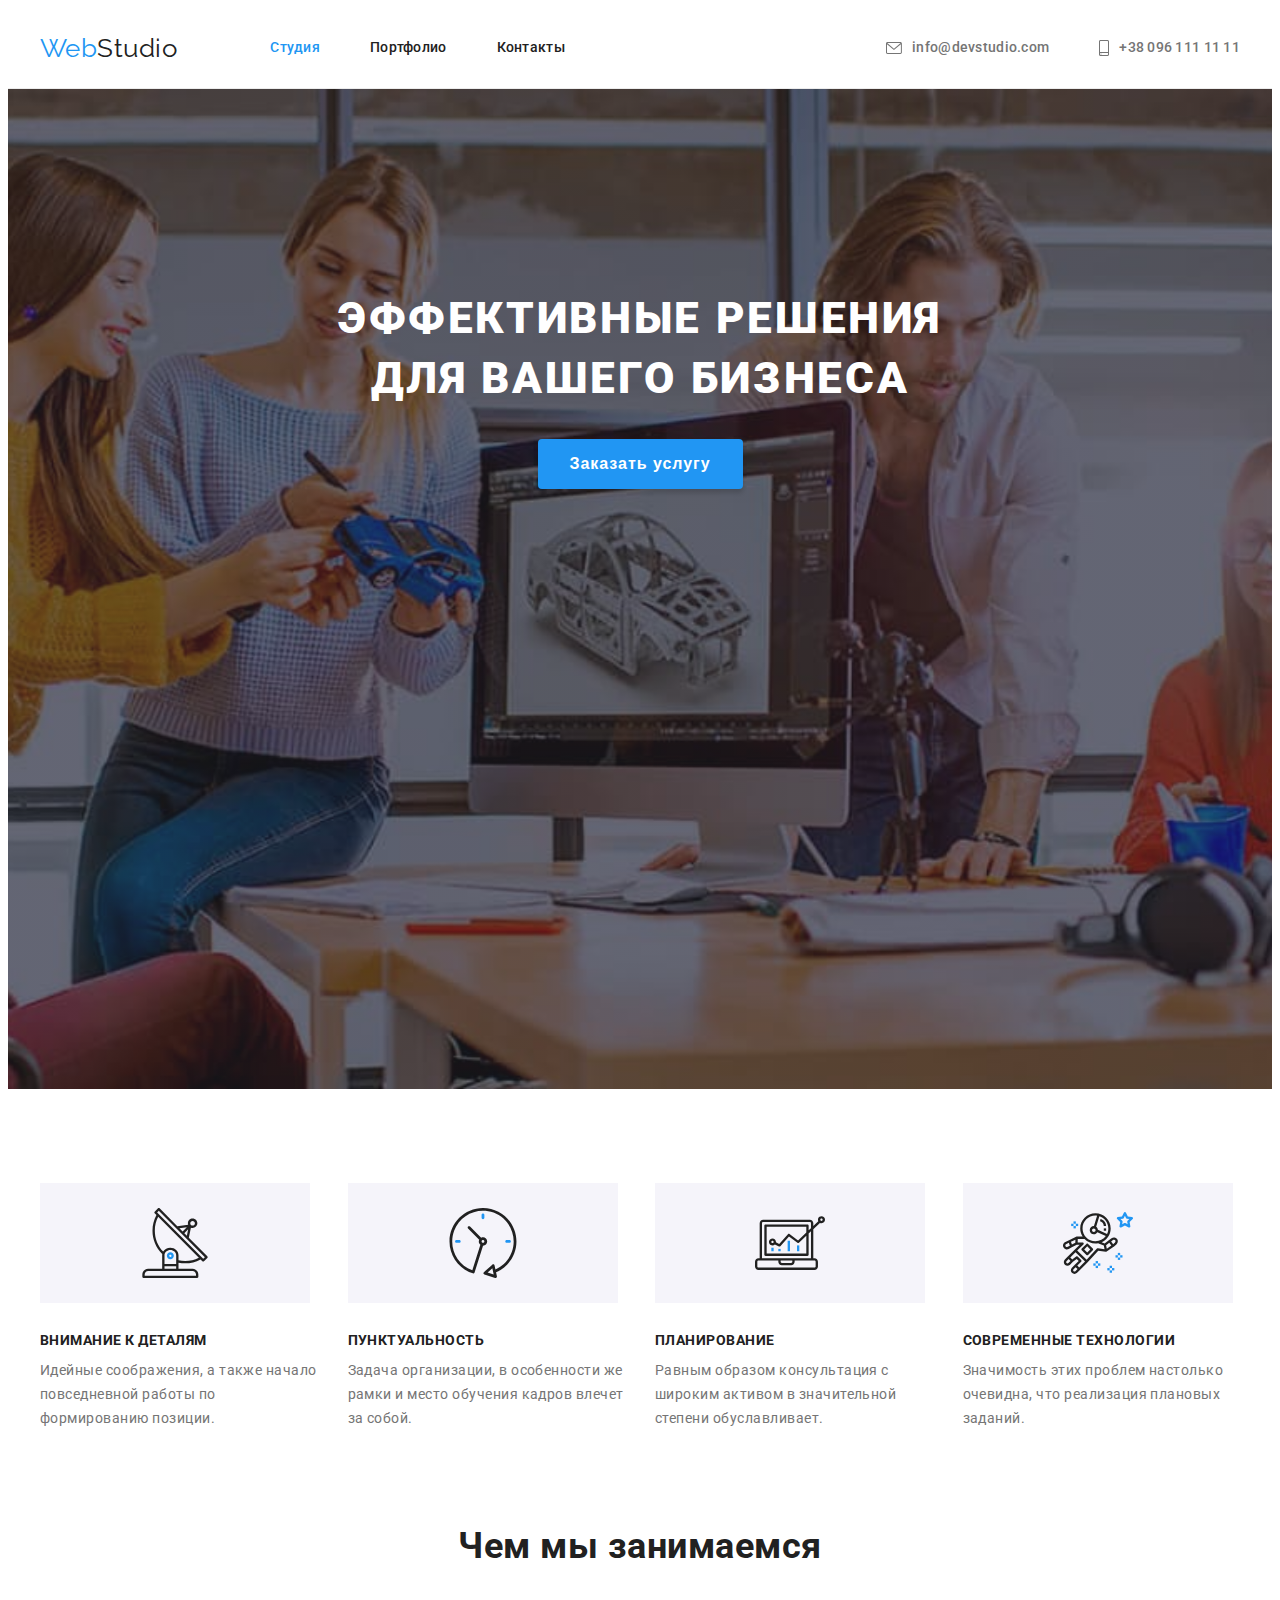
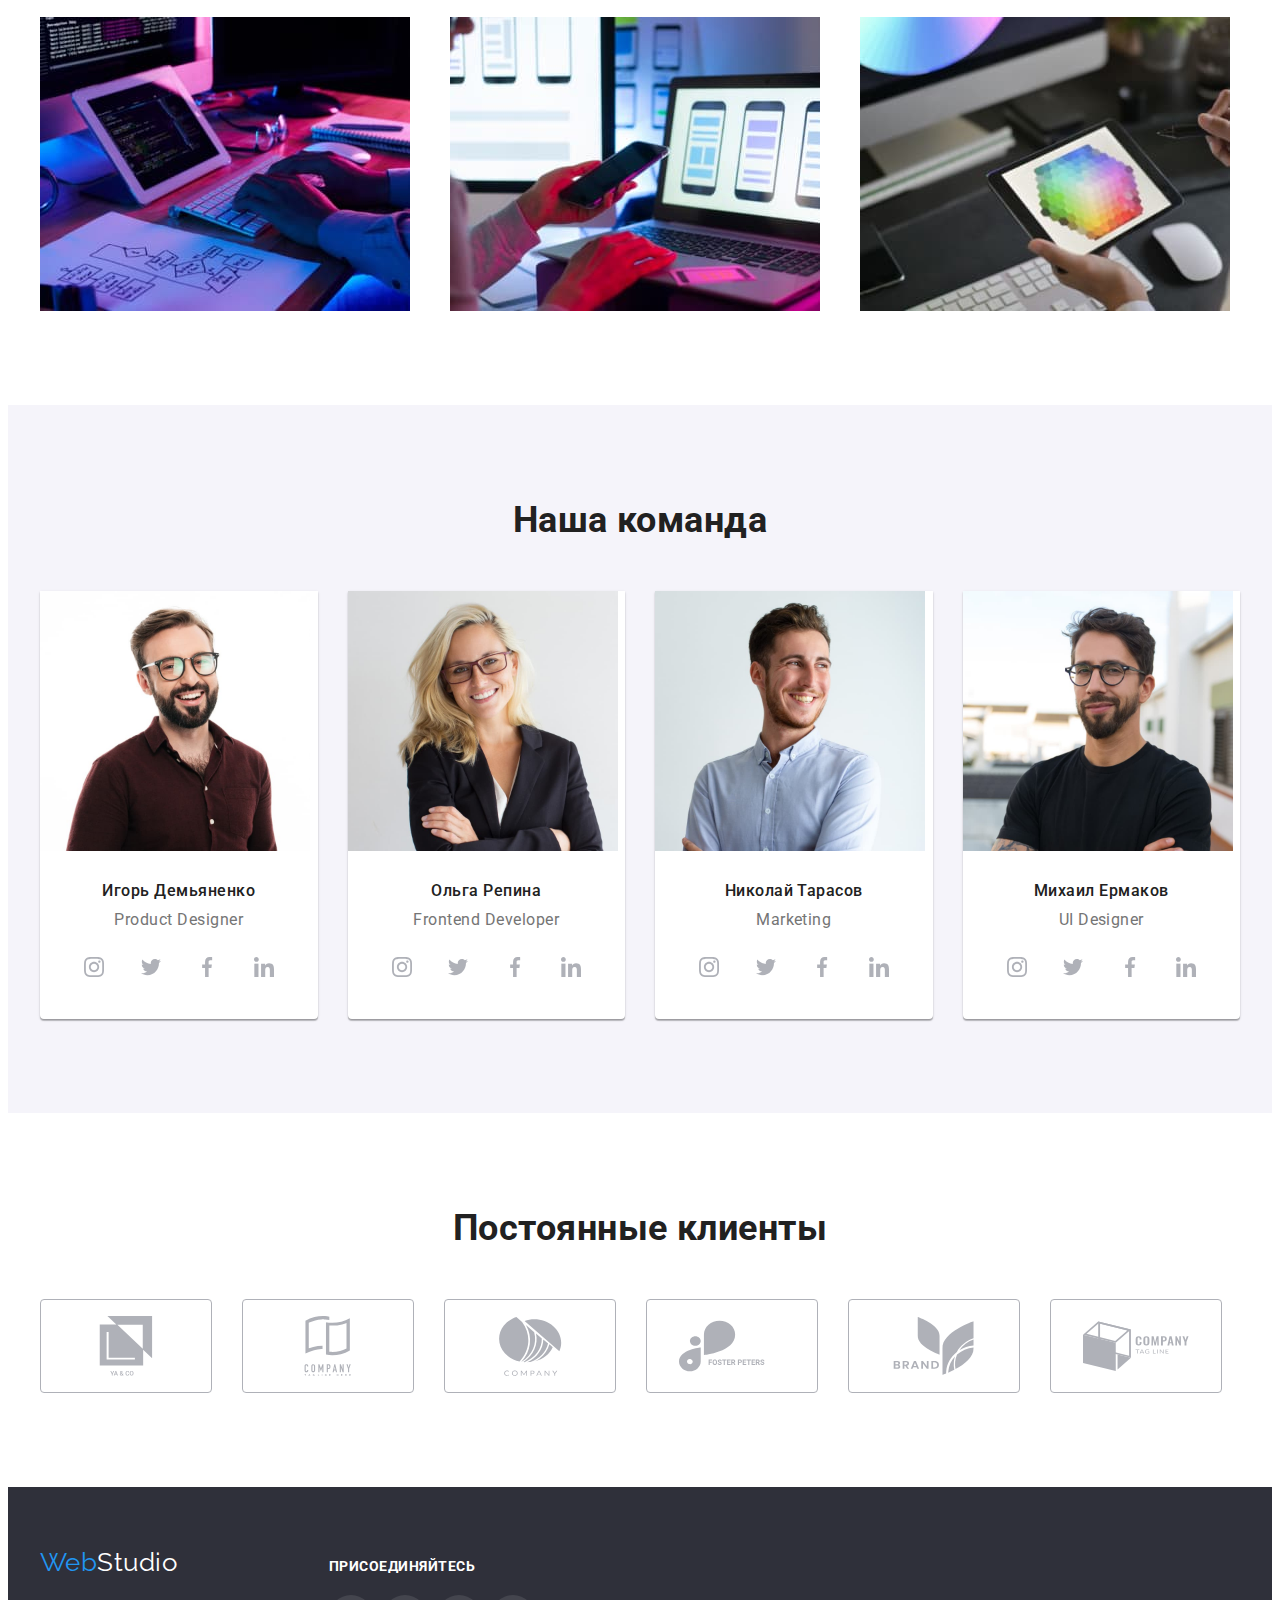
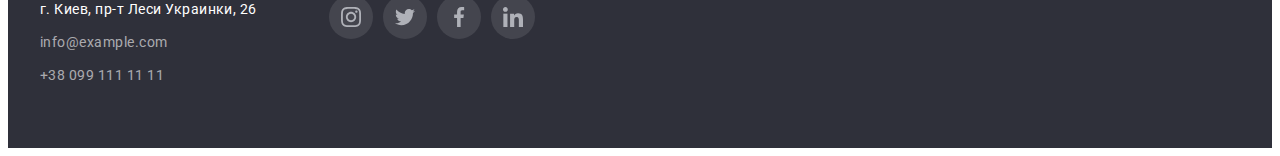
<file: index.html>
<!DOCTYPE html>
<html lang="ru">
<head>
    <meta charset="UTF-8">
    <meta http-equiv="X-UA-Compatible" content="IE=edge">
    <meta name="viewport" content="width=device-width, initial-scale=1.0">
    <title>WebStudio</title>
    <link rel="preconnect" href="https://fonts.googleapis.com">
    <link rel="preconnect" href="https://fonts.gstatic.com" crossorigin>
    <link href="https://fonts.googleapis.com/css2?family=Raleway:wght@700&family=Roboto:wght@400;500;700;900&display=swap"
        rel="stylesheet">
    <link rel="stylesheet" href="https://cdnjs.cloudflare.com/ajax/libs/modern-normalize/1.1.0/modern-normalize.min.css"
        integrity="sha512-wpPYUAdjBVSE4KJnH1VR1HeZfpl1ub8YT/NKx4PuQ5NmX2tKuGu6U/JRp5y+Y8XG2tV+wKQpNHVUX03MfMFn9Q=="
        crossorigin="anonymous" referrerpolicy="no-referrer" />
    <link rel="stylesheet" href="./css/styles.css">
</head>
<body>
<header class="page-header">
    <div class="header-container container">
        <a class="logo" href="./index.html" lang="en"><span class="logo-web">Web</span>Studio</a>
        <nav class="nav-main">
            <ul class="nav-list list">
                <li class="nav-list-item"><a href="./index.html" class="nav-link current">Студия</a></li>
                <li class="nav-list-item"><a href="./portfolio.html" class="nav-link">Портфолио</a></li>
                <li class="nav-list-item"><a href="#contacts" class="nav-link">Контакты</a></li>
            </ul>
        </nav>
        <ul class="contact-list list">
            <li class="contact-list-item">
                <a class="contact-link header" href="mailto:info@devstudio.com">
                    <svg class="contact-icon" width="16" height="12">
                        <use href="./img/sprite.svg#icon-email"></use>
                    </svg>
                    info@devstudio.com
                </a>
            </li>

            <li class="contact-list-item">
                <a class="contact-link header" href="tel:+380961111111">
                    <svg class="contact-icon" width="10" height="16">
                        <use href="./img/sprite.svg#icon-smartphone"></use>
                    </svg>
                    +38 096 111 11 11
                </a>
            </li>
        </ul>
    </div>
    </header>

<main>
    <!--Герой-->
    <section class="hero">
        <h1 class="hero-title">Эффективные решения для вашего бизнеса</h1>
        <button class="button primary" type="button">Заказать услугу</button>
    </section>
    
    <!--Особенности-->
    <section class="section">
        <div class="container">
            <h2 class="visually-hidden">Особенности</h2>
            <ul class="features-list list">
                <li class="features-item icon-antenna">
                    <div class="features-icon">
                        <svg class="features-icon-item" width="70" height="70">
                            <use href="./img/sprite.svg#icon-antenna"></use>
                        </svg>
                    </div>
                    <h3 class="title">Внимание к деталям</h3>
                    <p class="features-content">Идейные соображения, а также начало повседневной работы по формированию позиции.</p>
                </li>
                <li class="features-item icon-clock">
                    <div class="features-icon">
                        <svg class="features-icon-item" width="70" height="70">
                            <use href="./img/sprite.svg#icon-clock"></use>
                        </svg>
                    </div>
                    <h3 class="title">Пунктуальность</h3>
                    <p class="features-content">Задача организации, в особенности же рамки и место обучения кадров влечет за собой.</p>
                </li>
                <li class="features-item icon-diagram">
                    <div class="features-icon">
                        <svg class="features-icon-item" width="70" height="70">
                            <use href="./img/sprite.svg#icon-diagram"></use>
                        </svg>
                    </div>
                    <h3 class="title">Планирование</h3>
                    <p class="features-content">Равным образом консультация с широким активом в значительной степени обуславливает.</p>
                </li>
                <li class="features-item icon-astronaut">
                    <div class="features-icon">
                        <svg class="features-icon-item" width="70" height="70">
                            <use href="./img/sprite.svg#icon-astronaut"></use>
                        </svg>
                    </div>
                    <h3 class="title">Современные технологии</h3>
                    <p class="features-content">Значимость этих проблем настолько очевидна, что реализация плановых заданий.</p>
                </li>
            </ul>
        </div>
        
    </section>

    <!--Чем мы занимаемся-->
    <section class="section-service">
        <div class="container">
            <h2 class="section-title">Чем мы занимаемся</h2>
            <ul class="service-list list">
                <li class="service-item">
                    <img src="./img/img1.jpg" alt="Планшет и клавиатура на столе" width="370">
                </li>
                <li class="service-item">
                    <img src="./img/img2.jpg" alt="Смартфон в руках на фоне ноутбука" width="370">
                </li>
                <li class="service-item">
                    <img src="./img/img3.jpg" alt="На планшете показана раскладка цветов" width="370">
                </li>
            </ul>
        </div>
    </section>

    <!--Наша команда-->
    <section class="section team">
        <div class="container">
            <h2 class="section-title">Наша команда</h2>
            <ul class="team-list list">
                <li class="team-item">
                    <img class="team-img" src="./img/photo-igor.jpg" alt="Игорь Демьяненко" width="270">
                    <div class="team-name">
                        <h3 class="title">Игорь Демьяненко</h3>
                        <p class="team-item-profile" lang="en">Product Designer</p>
                        <ul class="social-list list">
                            <li><a class="social-icon-link" href="">
                                    <svg class="social-icon" width="20" height="20">
                                    <use href="./img/sprite.svg#icon-instagram"></use>
                                    </svg>
                                </a>
                            </li>
                            <li><a class="social-icon-link" href="">
                                    <svg class="social-icon" width="20" height="20">
                                    <use href="./img/sprite.svg#icon-twitter"></use>
                                    </svg>
                                </a>
                            </li>
                            <li><a class="social-icon-link" href="">
                                    <svg class="social-icon" width="20" height="20">
                                    <use href="./img/sprite.svg#icon-facebook"></use>
                                    </svg>
                                </a>
                            </li>
                            <li><a class="social-icon-link" href="">
                                    <svg class="social-icon" width="20" height="20">
                                    <use href="./img/sprite.svg#icon-linkedin"></use>
                                    </svg>
                                </a>
                            </li>
                        </ul>
                    </div>
                </li>
                <li class="team-item">
                    <img class="team-img" src="./img/photo-olga.jpg" alt="Ольга Репина" width="270">
                    <div class="team-name">
                        <h3 class="title">Ольга Репина</h3>
                        <p class="team-item-profile" lang="en">Frontend Developer</p>
                        <ul class="social-list list">
                            <li><a class="social-icon-link" href="">
                                    <svg class="social-icon" width="20" height="20">
                                        <use href="./img/sprite.svg#icon-instagram"></use>
                                    </svg>
                                </a>
                            </li>
                            <li><a class="social-icon-link" href="">
                                    <svg class="social-icon" width="20" height="20">
                                        <use href="./img/sprite.svg#icon-twitter"></use>
                                    </svg>
                                </a>
                            </li>
                            <li><a class="social-icon-link" href="">
                                    <svg class="social-icon" width="20" height="20">
                                        <use href="./img/sprite.svg#icon-facebook"></use>
                                    </svg>
                                </a>
                            </li>
                            <li><a class="social-icon-link" href="">
                                    <svg class="social-icon" width="20" height="20">
                                        <use href="./img/sprite.svg#icon-linkedin"></use>
                                    </svg>
                                </a>
                            </li>
                        </ul>
                    </div>
                </li>
                <li class="team-item">
                    <img class="team-img" src="./img/photo-nikolaj.jpg" alt="Николай Тарасов" width="270">
                    <div class="team-name">
                        <h3 class="title">Николай Тарасов</h3>
                        <p class="team-item-profile" lang="en">Marketing</p>
                        <ul class="social-list list">
                            <li><a class="social-icon-link" href="">
                                    <svg class="social-icon" width="20" height="20">
                                        <use href="./img/sprite.svg#icon-instagram"></use>
                                    </svg>
                                </a>
                            </li>
                            <li><a class="social-icon-link" href="">
                                    <svg class="social-icon" width="20" height="20">
                                        <use href="./img/sprite.svg#icon-twitter"></use>
                                    </svg>
                                </a>
                            </li>
                            <li><a class="social-icon-link" href="">
                                    <svg class="social-icon" width="20" height="20">
                                        <use href="./img/sprite.svg#icon-facebook"></use>
                                    </svg>
                                </a>
                            </li>
                            <li><a class="social-icon-link" href="">
                                    <svg class="social-icon" width="20" height="20">
                                        <use href="./img/sprite.svg#icon-linkedin"></use>
                                    </svg>
                                </a>
                            </li>
                        </ul>
                    </div>
                </li>
                <li class="team-item">
                    <img class="team-img" src="./img//photo-mike.jpg" alt="Михаил Ермаков" width="270">
                    <div class="team-name">
                        <h3 class="title">Михаил Ермаков</h3>
                        <p class="team-item-profile" lang="en">UI Designer</p>
                        <ul class="social-list list">
                            <li><a class="social-icon-link" href="">
                                    <svg class="social-icon" width="20" height="20">
                                        <use href="./img/sprite.svg#icon-instagram"></use>
                                    </svg>
                                </a>
                            </li>
                            <li><a class="social-icon-link" href="">
                                    <svg class="social-icon" width="20" height="20">
                                        <use href="./img/sprite.svg#icon-twitter"></use>
                                    </svg>
                                </a>
                            </li>
                            <li><a class="social-icon-link" href="">
                                    <svg class="social-icon" width="20" height="20">
                                        <use href="./img/sprite.svg#icon-facebook"></use>
                                    </svg>
                                </a>
                            </li>
                            <li><a class="social-icon-link" href="">
                                    <svg class="social-icon" width="20" height="20">
                                        <use href="./img/sprite.svg#icon-linkedin"></use>
                                    </svg>
                                </a>
                            </li>
                        </ul>
                    </div>
                </li>
            </ul>
        </div>
    </section>

    <!-- Постоянные клиенты -->
    <section class="section clients">
        <div class="container">
            <h2 class="section-title">Постоянные клиенты</h2>
            <ul class="client-list list">
                <li class="client-list-item">
                    <a class="client-link" href="">
                        <svg class="client-icon">
                            <use href="./img/sprite.svg#icon-client-1"></use>
                        </svg>
                    </a>
                </li>
                <li class="client-list-item">
                    <a class="client-link" href="">
                        <svg class="client-icon">
                            <use href="./img/sprite.svg#icon-client-2"></use>
                        </svg>
                    </a>
                </li>
                <li class="client-list-item">
                    <a class="client-link" href="">
                        <svg class="client-icon">
                            <use href="./img/sprite.svg#icon-client-3"></use>
                        </svg>
                    </a>
                </li>
                <li class="client-list-item">
                    <a class="client-link" href="">
                        <svg class="client-icon">
                            <use href="./img/sprite.svg#icon-client-4"></use>
                        </svg>
                    </a>
                </li>
                <li class="client-list-item">
                    <a class="client-link" href="">
                        <svg class="client-icon">
                            <use href="./img/sprite.svg#icon-client-5"></use>
                        </svg>
                    </a>
                </li>
                <li class="client-list-item">
                    <a class="client-link" href="">
                        <svg class="client-icon">
                            <use href="./img/sprite.svg#icon-client-6"></use>
                        </svg>
                    </a>
                </li>
            </ul>
        </div>
    </section>
</main>

<footer id="contacts">
    <div class="footer-container container">
        <div class="list">
            <a class="logo footer-logo" href="./index.html" lang="en"><span class="logo-web">Web</span>Studio</a>
            <address>
                <ul class="footer-list list">
                    <li><a class="address-link" href="https://goo.gl/maps/L3QvmrdTpUSkbaW27" target="_blank"
                                rel="noopener noreferrer">г. Киев, пр-т Леси Украинки, 26</a></li>
                    <li><a class="contact-link footer" href="mailto:info@example.com">info@example.com</a></li>
                    <li><a class="contact-link footer" href="tel:+380991111111">+38 099 111 11 11</a></li>
                </ul>
            </address>
        </div>
        
        <div class="footer-social-list list">
            <h3 class="title">Присоединяйтесь</h3>

            <ul class="footer-social-icon-list list">
                <li><a class="footer-social-icon-link social-icon-link" href="">
                        <svg class="social-icon" width="20" height="20">
                            <use href="./img/sprite.svg#icon-instagram"></use>
                        </svg>
                    </a>
                </li>
                <li><a class="footer-social-icon-link social-icon-link" href="">
                        <svg class="social-icon" width="20" height="20">
                            <use href="./img/sprite.svg#icon-twitter"></use>
                        </svg>
                    </a>
                </li>
                <li><a class="footer-social-icon-link social-icon-link" href="">
                        <svg class="social-icon" width="20" height="20">
                            <use href="./img/sprite.svg#icon-facebook"></use>
                        </svg>
                    </a>
                </li>
                <li><a class="footer-social-icon-link social-icon-link" href="">
                        <svg class="social-icon" width="20" height="20">
                            <use href="./img/sprite.svg#icon-linkedin"></use>
                        </svg>
                    </a>
                </li>
            </ul>
        </div>
    
</footer>

</body>
</html>
</file>
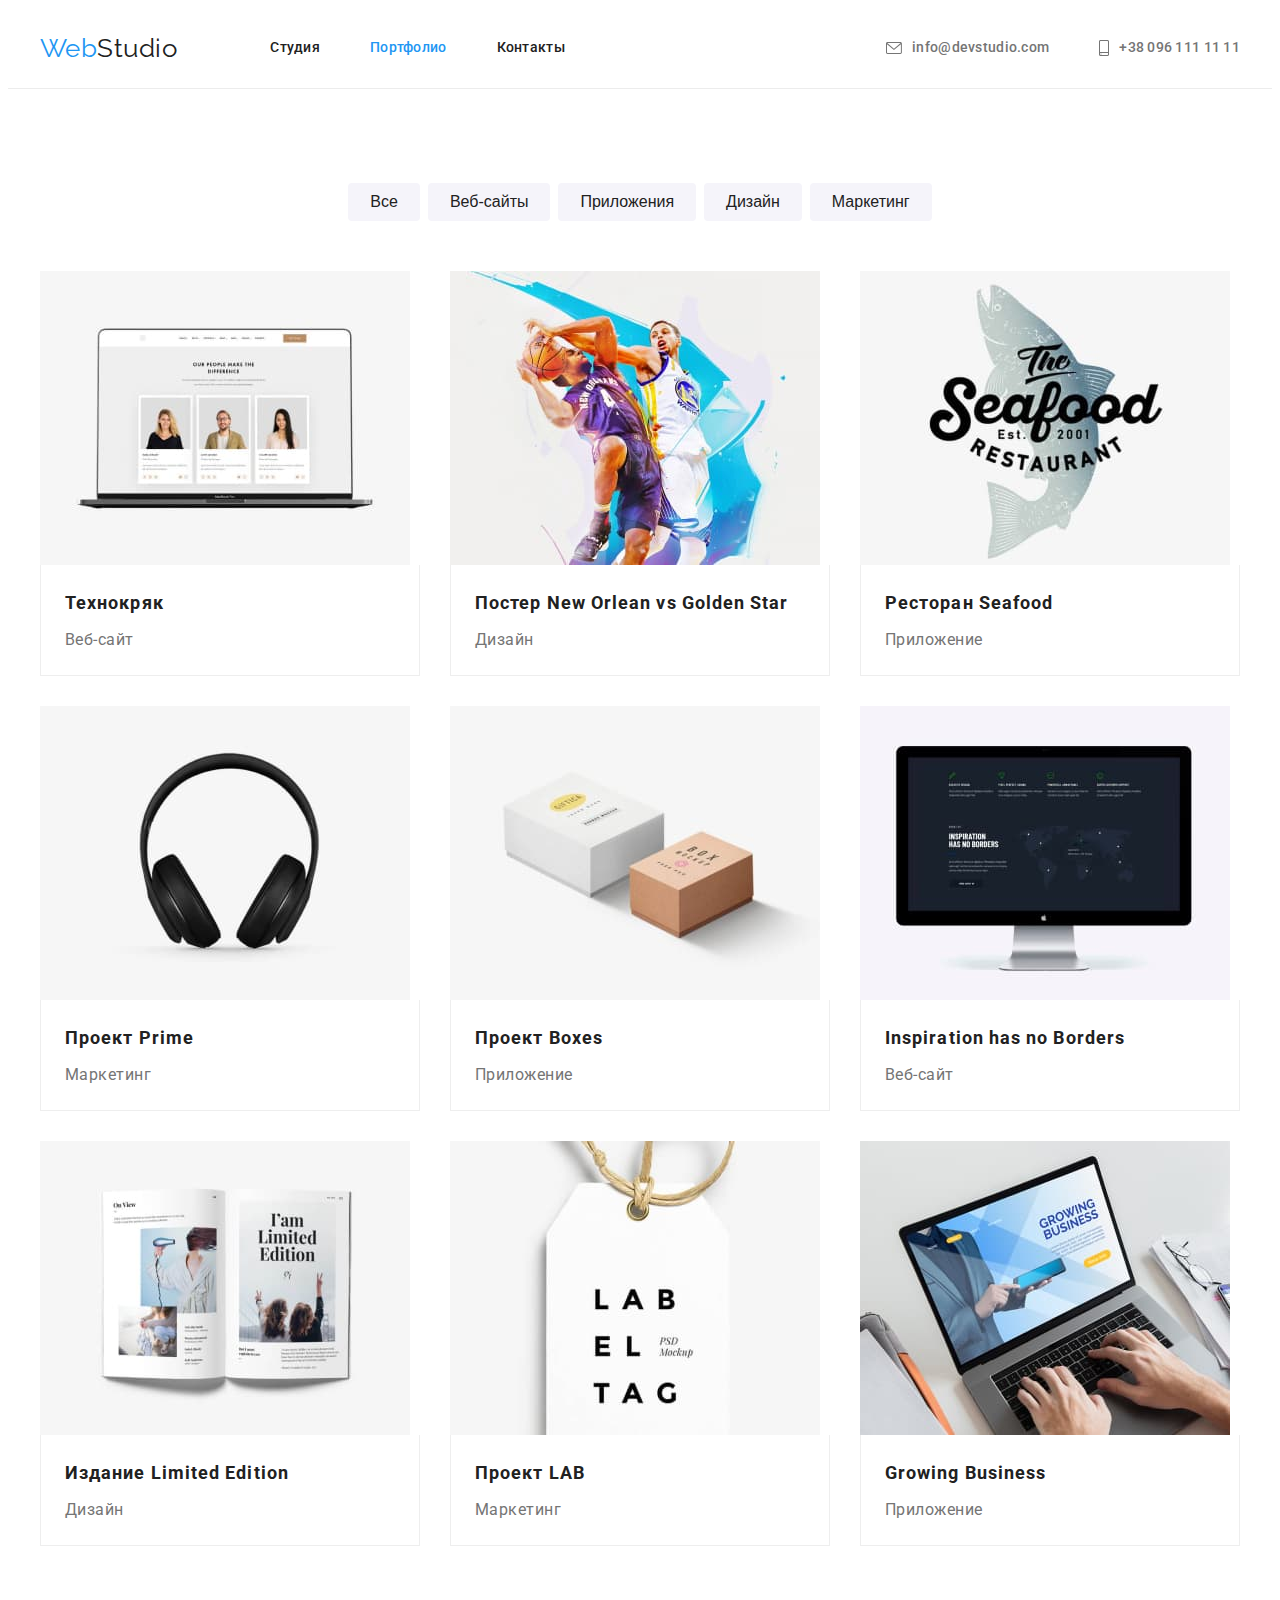
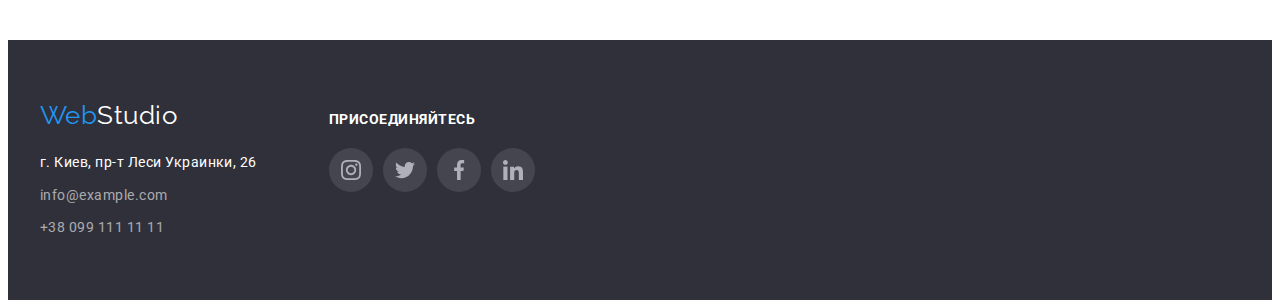
<file: portfolio.html>
<!DOCTYPE html>
<html lang="ru">
<head>
    <meta charset="UTF-8">
    <meta http-equiv="X-UA-Compatible" content="IE=edge">
    <meta name="viewport" content="width=device-width, initial-scale=1.0">
    <title>Portfolio</title>
    <link rel="preconnect" href="https://fonts.googleapis.com">
    <link rel="preconnect" href="https://fonts.gstatic.com" crossorigin>
    <link href="https://fonts.googleapis.com/css2?family=Raleway:wght@700&family=Roboto:wght@400;500;700;900&display=swap"
        rel="stylesheet">
    <link rel="stylesheet" href="https://cdnjs.cloudflare.com/ajax/libs/modern-normalize/1.1.0/modern-normalize.min.css"
        integrity="sha512-wpPYUAdjBVSE4KJnH1VR1HeZfpl1ub8YT/NKx4PuQ5NmX2tKuGu6U/JRp5y+Y8XG2tV+wKQpNHVUX03MfMFn9Q=="
        crossorigin="anonymous" referrerpolicy="no-referrer" />
    <link rel="stylesheet" href="./css/styles.css">
</head>
<body>
    <header class="page-header">
        <div class="header-container container">
            <a class="logo" href="./index.html" lang="en"><span class="logo-web">Web</span>Studio</a>
            <nav class="nav-main">
                <ul class="nav-list list">
                    <li class="nav-list-item"><a href="./index.html" class="nav-link">Студия</a></li>
                    <li class="nav-list-item"><a href="./portfolio.html" class="nav-link current">Портфолио</a></li>
                    <li class="nav-list-item"><a href="#contacts" class="nav-link">Контакты</a></li>
                </ul>
            </nav>
            <ul class="contact-list list">
                <li class="contact-list-item">
                    <a class="contact-link header" href="mailto:info@devstudio.com">
                        <svg class="contact-icon" width="16" height="12">
                            <use href="./img/sprite.svg#icon-email"></use>
                        </svg>
                        info@devstudio.com
                    </a>
                </li>
            
                <li class="contact-list-item">
                    <a class="contact-link header" href="tel:+380961111111">
                        <svg class="contact-icon" width="10" height="16">
                            <use href="./img/sprite.svg#icon-smartphone"></use>
                        </svg>
                        +38 096 111 11 11
                    </a>
                </li>
            </ul>
        </div>
    </header>

    <main>
        <!-- Работы и сортировка -->
        <section class="section">
            <div class="container">
                <h1 class="visually-hidden">Портфолио работ</h1>
                <ul class="filter-button-list list">
                    <li class="filter-button-item"><button class="filter-button" type="button">Все</button></li>
                    <li class="filter-button-item"><button class="filter-button" type="button">Веб-сайты</button></li>
                    <li class="filter-button-item"><button class="filter-button" type="button">Приложения</button></li>
                    <li class="filter-button-item"><button class="filter-button" type="button">Дизайн</button></li>
                    <li class="filter-button-item"><button class="filter-button" type="button">Маркетинг</button></li>
                </ul>
            
                <ul class="project-list list">
                    <li class="project-list-item">
                        <a class="project-list-link" href="">
                        <img src="./img/Portfolio/portfolio-img-1.jpg" alt="Пример веб-сайта на мониторе ноутбука" width="370" height="294">
                        <div class="project-text">
                            <h2 class="title">Технокряк</h2>
                            <p class="project-item">Веб-сайт</p>
                        </div>
                        </a>
                    </li>

                    <li class="project-list-item">
                        <a class="project-list-link" href="">
                            <img src="./img/Portfolio/portfolio-img-2.jpg" alt="Постер с двумя баскетболистами" width="370" height="294">
                            <div class="project-text">
                                <h2 class="title">Постер New Orlean vs Golden Star</h2>
                                <p class="project-item">Дизайн</p>
                            </div>
                        </a>
                        
                    </li>
                        
                    <li class="project-list-item">
                        <a class="project-list-link" href="">
                            <img src="./img/Portfolio/portfolio-img-3.jpg" alt="Логотип Ресторана Seafood" width="370" height="294">
                            <div class="project-text">
                                <h2 class="title">Ресторан Seafood</h2>
                                <p class="project-item">Приложение</p>
                            </div>
                        </a>
                    </li>

                    <li class="project-list-item">
                        <a class="project-list-link" href="">
                            <img src="./img/Portfolio/portfolio-img-4.jpg" alt="Черные наушники" width="370" height="294">
                            <div class="project-text">
                                <h2 class="title">Проект Prime</h2>
                                <p class="project-item">Маркетинг</p>
                            </div>
                        </a>
                    </li>

                    <li class="project-list-item">
                        <a class="project-list-link" href="">
                            <img src="./img/Portfolio/portfolio-img-5.jpg" alt="Две коробочки: белая и коричневая" width="370" height="294">
                            <div class="project-text">
                                <h2 class="title">Проект Boxes</h2>
                                <p class="project-item">Приложение</p>
                            </div>
                        </a>
                    </li>
                    <li class="project-list-item">
                        <a class="project-list-link" href="">
                            <img src="./img/Portfolio/portfolio-img-6.jpg" alt="Пример веб-сайта на моноблоке Apple" width="370" height="294">
                            <div class="project-text">
                                <h2 class="title" lang="en">Inspiration has no Borders</h2>
                                <p class="project-item">Веб-сайт</p>
                            </div>
                        </a>
                    </li>
                    <li class="project-list-item">
                        <a class="project-list-link" href="">
                            <img src="./img/Portfolio/portfolio-img-7.jpg" alt="Открытая книга с картинками" width="370" height="294">
                            <div class="project-text">
                                <h2 class="title">Издание Limited Edition</h2>
                                <p class="project-item">Дизайн</p>
                            </div>
                        </a>
                    </li>
                    <li class="project-list-item">
                        <a class="project-list-link" href="">
                            <img src="./img/Portfolio/portfolio-img-8.jpg" alt="Бирка с надписями LAB EL TAG" width="370" height="294">
                            
                            <div class="project-text">
                                <h2 class="title">Проект LAB</h2>
                                <p class="project-item">Маркетинг</p>
                            </div>
                        </a>
                    </li>
                    <li class="project-list-item">
                        <a class="project-list-link" href="">
                            <img src="./img/Portfolio/portfolio-img-9.jpg" alt="Ноутбук с открытым приложением Growing Business" width="370"
                                height="294">
                            
                            <div class="project-text">
                                <h2 class="title" lang="en">Growing Business</h2>
                                <p class="project-item">Приложение</p>
                            </div>
                        </a>
                    </li>
                </ul>
            </div>
          
        </section>

    </main>
    <footer id="contacts">
        <div class="footer-container container">
            <div class="list">
                <a class="logo footer-logo" href="./index.html" lang="en"><span class="logo-web">Web</span>Studio</a>
                <address>
                    <ul class="footer-list list">
                        <li><a class="address-link" href="https://goo.gl/maps/L3QvmrdTpUSkbaW27" target="_blank"
                                rel="noopener noreferrer">г. Киев, пр-т Леси Украинки, 26</a></li>
                        <li><a class="contact-link footer" href="mailto:info@example.com">info@example.com</a></li>
                        <li><a class="contact-link footer" href="tel:+380991111111">+38 099 111 11 11</a></li>
                    </ul>
                </address>
            </div>
    
            <div class="footer-social-list list">
                <h3 class="title">Присоединяйтесь</h3>
            
                <ul class="footer-social-icon-list list">
                    <li><a class="footer-social-icon-link social-icon-link" href="">
                            <svg class="social-icon" width="20" height="20">
                                <use href="./img/sprite.svg#icon-instagram"></use>
                            </svg>
                        </a>
                    </li>
                    <li><a class="footer-social-icon-link social-icon-link" href="">
                            <svg class="social-icon" width="20" height="20">
                                <use href="./img/sprite.svg#icon-twitter"></use>
                            </svg>
                        </a>
                    </li>
                    <li><a class="footer-social-icon-link social-icon-link" href="">
                            <svg class="social-icon" width="20" height="20">
                                <use href="./img/sprite.svg#icon-facebook"></use>
                            </svg>
                        </a>
                    </li>
                    <li><a class="footer-social-icon-link social-icon-link" href="">
                            <svg class="social-icon" width="20" height="20">
                                <use href="./img/sprite.svg#icon-linkedin"></use>
                            </svg>
                        </a>
                    </li>
                </ul>
            </div>
    
        </div>
    
    </footer>
    
</body>
</html>
</file>
<file: css/styles.css>
/* цвет основного текста #757575; */
/* цвет теста заголовков #212121; */
/* цвет акцента #2196F3; */
/* цвет теста контактов в футере rgba(255, 255, 255, 0.6); */
/* белый цвет текста #FFFFFF */

/* основной цвет фона #FFFFFF; */
/* дополнительный цвет фона #F5F4FA; */
/* цвет фона футера #2F303A; */

/* font-family: 'Raleway', sans-serif;
font-family: 'Roboto', sans-serif; */

:root {
  --primary-font-family: 'Roboto', sans-serif;
  --body-background-color: #ffffff;
  --title-text-color: #212121;
  --primary-text-color: #757575;
  --accent-color: #2196f3;
  --white-text-color: #ffffff;
  --footer-bg-color: #2f303a;
  --secondary-bg-color: #f5f4fa;
  --footer-contact-text-color: rgba(255, 255, 255, 0.6);
  --hero-gradient-color: rgba(47, 48, 58, 0.4);
  --icon-color: #afb1b8;
  --footer-icon-color: rgba(255, 255, 255, 0.1);
}

body {
  font-family: var(--primary-font-family);
  color: var(--primary-text-color);
  background-color: var(--body-background-color);
  letter-spacing: 0.03em;
}

/* h1, h2, h3, h4, h5, h6, p{
   margin: 0;
} */

.container {
  margin-right: auto;
  margin-left: auto;
  width: 1200px;
  padding-left: 15px;
  padding-right: 15px;
}

.list {
  list-style: none;

  margin: 0;
  padding: 0;
}

a {
  text-decoration: none;
}

img {
  display: block;
}

.section-title {
  margin-top: 0;
  margin-bottom: 50px;

  font-size: 36px;
  line-height: 1.17;
  text-align: center;
  color: var(--title-text-color);
}

/* HEADER */

.page-header {
  border-bottom: 1px solid #ececec;
}

.header-container {
  display: flex;
  align-items: center;
}

/* ЛОГОТИП */

.logo {
  font-family: 'Raleway', sans-serif;
  font-size: 26px;
  line-height: 1.19;
  color: var(--title-text-color);
}

.logo-web {
  color: var(--accent-color);
}

/* НАВИГАЦИЯ */

.nav-main {
  margin-left: 93px;
}

.nav-list {
  display: flex;
}

.nav-link {
  display: block;
  padding-top: 32px;
  padding-bottom: 32px;

  font-weight: 500;
  font-size: 14px;
  line-height: 1.14;
  letter-spacing: 0.02em;
  color: var(--title-text-color);
}

.nav-list-item:not(:last-child) {
  margin-right: 50px;
}

.nav-link:hover,
.nav-link:focus {
  color: var(--accent-color);
}

.nav-link.current {
  color: var(--accent-color);
}

/* Телефон и почта */

.contact-list {
  display: flex;
  margin-left: auto;
}

.contact-icon {
  margin-right: 10px;

  fill: var(--primary-text-color);
}

.contact-list-item:not(:last-child) {
  margin-right: 50px;
}

.contact-link.header {
  display: flex;
  align-items: center;
  padding-top: 32px;
  padding-bottom: 32px;

  font-weight: 500;
  font-size: 14px;
  line-height: 1.14;
  letter-spacing: 0.02em;
  color: var(--primary-text-color);
}

/* HERO */

.hero {
  max-width: 1600px;
  height: 600px;
  margin-left: auto;
  margin-right: auto;
  padding-top: 200px;
  padding-bottom: 200px;

  background-image: linear-gradient(
      to right,
      var(--hero-gradient-color),
      var(--hero-gradient-color)
    ),
    url('../img/hero-bg.jpg');
  background-repeat: no-repeat;
  background-size: cover;
  background-position: center;

  text-align: center;
}

.hero-title {
  width: 696px;
  margin: 0 auto;
  margin-bottom: 30px;

  font-weight: 900;
  font-size: 44px;
  line-height: 1.36;
  letter-spacing: 0.06em;
  text-transform: uppercase;
  color: var(--white-text-color);
}

.button.primary {
  padding: 10px 32px;
  min-width: 200px;
  text-align: center;

  font-weight: 700;
  font-size: 16px;
  line-height: 1.87;
  letter-spacing: 0.06em;

  color: var(--white-text-color);
  background-color: var(--accent-color);
  box-shadow: 0px 4px 4px rgba(0, 0, 0, 0.15);
  border-radius: 4px;
  cursor: pointer;
  border: none;
}

.button.primary:hover {
  background-color: #188ce8;
}

/* Особенности */

.section {
  padding-top: 94px;
  padding-bottom: 94px;
}

.visually-hidden {
  position: absolute;
  width: 1px;
  height: 1px;
  margin: -1px;
  padding: 0;
  overflow: hidden;
  border: 0;
  clip: rect(0 0 0 0);
}

.features-list {
  display: flex;
  margin-top: -30px;
  margin-left: -30px;
}

.features-item {
  flex-basis: calc((100% - 120px) / 4);
  margin-top: 30px;
  margin-left: 30px;
}

.features-icon {
  display: flex;
  justify-content: center;
  align-items: center;
  margin-bottom: 30px;
  width: 270px;
  height: 120px;

  background-color: var(--secondary-bg-color);
}

.features-list .title {
  margin-top: 0;
  margin-bottom: 10px;

  font-size: 14px;
  line-height: 1.14;
  text-transform: uppercase;
  color: var(--title-text-color);
}

.features-content {
  margin-top: 0;
  margin-bottom: 0;

  font-size: 14px;
  line-height: 1.71;
}

/* Чем мы занимаемся */

.section-service {
  padding-bottom: 94px;
}

.service-list {
  display: flex;
  margin-top: -30px;
  margin-left: -30px;
}

.service-item {
  flex-basis: calc((100% - 90px) / 3);
  margin-top: 30px;
  margin-left: 30px;
}

/* Наша команда */

.team {
  background-color: var(--secondary-bg-color);
}

.team-list {
  display: flex;
  flex-wrap: wrap;
  margin-top: -30px;
  margin-left: -30px;
}

.team-item {
  flex-basis: calc((100% - 120px) / 4);
  margin-top: 30px;
  margin-left: 30px;

  background-color: var(--body-background-color);
  box-shadow: 0px 1px 3px rgba(0, 0, 0, 0.12), 0px 1px 1px rgba(0, 0, 0, 0.14),
    0px 2px 1px rgba(0, 0, 0, 0.2);
  border-radius: 0px 0px 4px 4px;
}

.team-name {
  padding: 30px 32px;
  text-align: center;
}

.team-list .title {
  margin-top: 0;
  margin-bottom: 10px;

  font-weight: 500;
  font-size: 16px;
  line-height: 1.19;
  color: var(--title-text-color);
}

.team-item-profile {
  margin: 0;
  margin-bottom: 16px;

  font-size: 16px;
  line-height: 1.19;
}

.social-list {
  display: flex;
  justify-content: space-between;
}

.social-icon-link {
  display: flex;
  justify-content: center;
  align-items: center;
  width: 44px;
  height: 44px;

  border-radius: 50%;
}

.social-icon {
  fill: var(--icon-color);
}

.social-icon-link:hover,
.social-icon-link:focus {
  background-color: var(--accent-color);
}

.social-icon-link:hover .social-icon,
.social-icon-link:focus .social-icon {
  fill: var(--white-text-color);
}

/* Постоянные клиенты */

.client-list {
  display: flex;
  flex-wrap: wrap;
  margin-top: -30px;
  margin-left: -30px;
}

.client-list-item {
  margin-top: 30px;
  margin-left: 30px;
}

.client-link {
  display: flex;
  align-items: center;
  justify-content: center;
  width: 170px;
  height: 92px;

  border: 1px solid var(--icon-color);
  border-radius: 4px;
}

.client-icon {
  width: 106px;
  height: 60px;
  fill: var(--icon-color);
}

.client-link:hover,
.client-link:focus {
  border: 1px solid var(--accent-color);
}

.client-link:hover .client-icon,
.client-link:focus .client-icon {
  fill: var(--accent-color);
}

/* Футер */

#contacts {
  background-color: var(--footer-bg-color);
  padding: 60px 0;
}

.footer-container {
  display: flex;
  align-items: baseline;
}

.footer-logo {
  display: inline-block;
  margin-bottom: 20px;

  color: var(--white-text-color);
}

.footer-list {
  font-style: normal;
  font-weight: 400;
  font-size: 14px;
  line-height: 1.71;
}

.footer-list li:not(:last-child) {
  margin-bottom: 9px;
}

.address-link {
  color: var(--white-text-color);
}

.contact-link.footer {
  color: var(--footer-contact-text-color);
}

.contact-link:hover,
.contact-link:focus,
.address-link:hover,
.address-link:focus {
  color: var(--accent-color);
}

.contact-link:hover .contact-icon,
.contact-link:focus .contact-icon {
  fill: var(--accent-color);
}

.footer-social-list {
  margin-left: 72px;
}

.footer-social-list .title {
  margin-top: 0;
  margin-bottom: 20px;

  font-size: 14px;
  line-height: 1.14;
  text-transform: uppercase;
  color: var(--white-text-color);
}

.footer-social-icon-link {
  background-color: var(--footer-icon-color);
}

.footer-social-icon-list {
  display: flex;
}

.footer-social-icon-list li:not(:last-child) {
  margin-right: 10px;
}

/* ПОРТФОЛИО */

.filter-button-list {
  display: flex;
  justify-content: center;
  margin-bottom: 50px;
}

.filter-button-item:not(:last-child) {
  margin-right: 8px;
}

.filter-button {
  padding: 6px 22px;

  font-weight: 500;
  font-size: 16px;
  line-height: 1.62;
  color: var(--title-text-color);
  background-color: var(--secondary-bg-color);
  border: none;
  border-radius: 4px;
  cursor: pointer;
}

.filter-button:hover,
.filter-button:focus {
  color: var(--white-text-color);
  background-color: var(--accent-color);
  box-shadow: 0px 3px 1px rgba(0, 0, 0, 0.1), 0px 1px 2px rgba(0, 0, 0, 0.08),
    0px 2px 2px rgba(0, 0, 0, 0.12);
}

.project-list {
  display: flex;
  flex-wrap: wrap;
  margin: -15px;
}

.project-list-item {
  flex-basis: calc(100% / 3 - 30px);
  margin: 15px;
}

.project-list-link {
  display: block;
}

.project-list-link:hover,
.project-list-link:focus {
  box-shadow: 0px 1px 1px rgba(0, 0, 0, 0.12), 0px 4px 4px rgba(0, 0, 0, 0.06),
    1px 4px 6px rgba(0, 0, 0, 0.16);
}

.project-text {
  padding: 20px 24px;

  border: 1px solid #eeeeee;
  border-top: none;
}

.project-list .title {
  margin-top: 0;
  margin-bottom: 4px;

  font-size: 18px;
  line-height: 2;
  letter-spacing: 0.06em;
  color: var(--title-text-color);
}

.project-item {
  margin: 0;

  font-weight: 400;
  font-size: 16px;
  line-height: 1.87;
  color: var(--primary-text-color);
}
</file>
